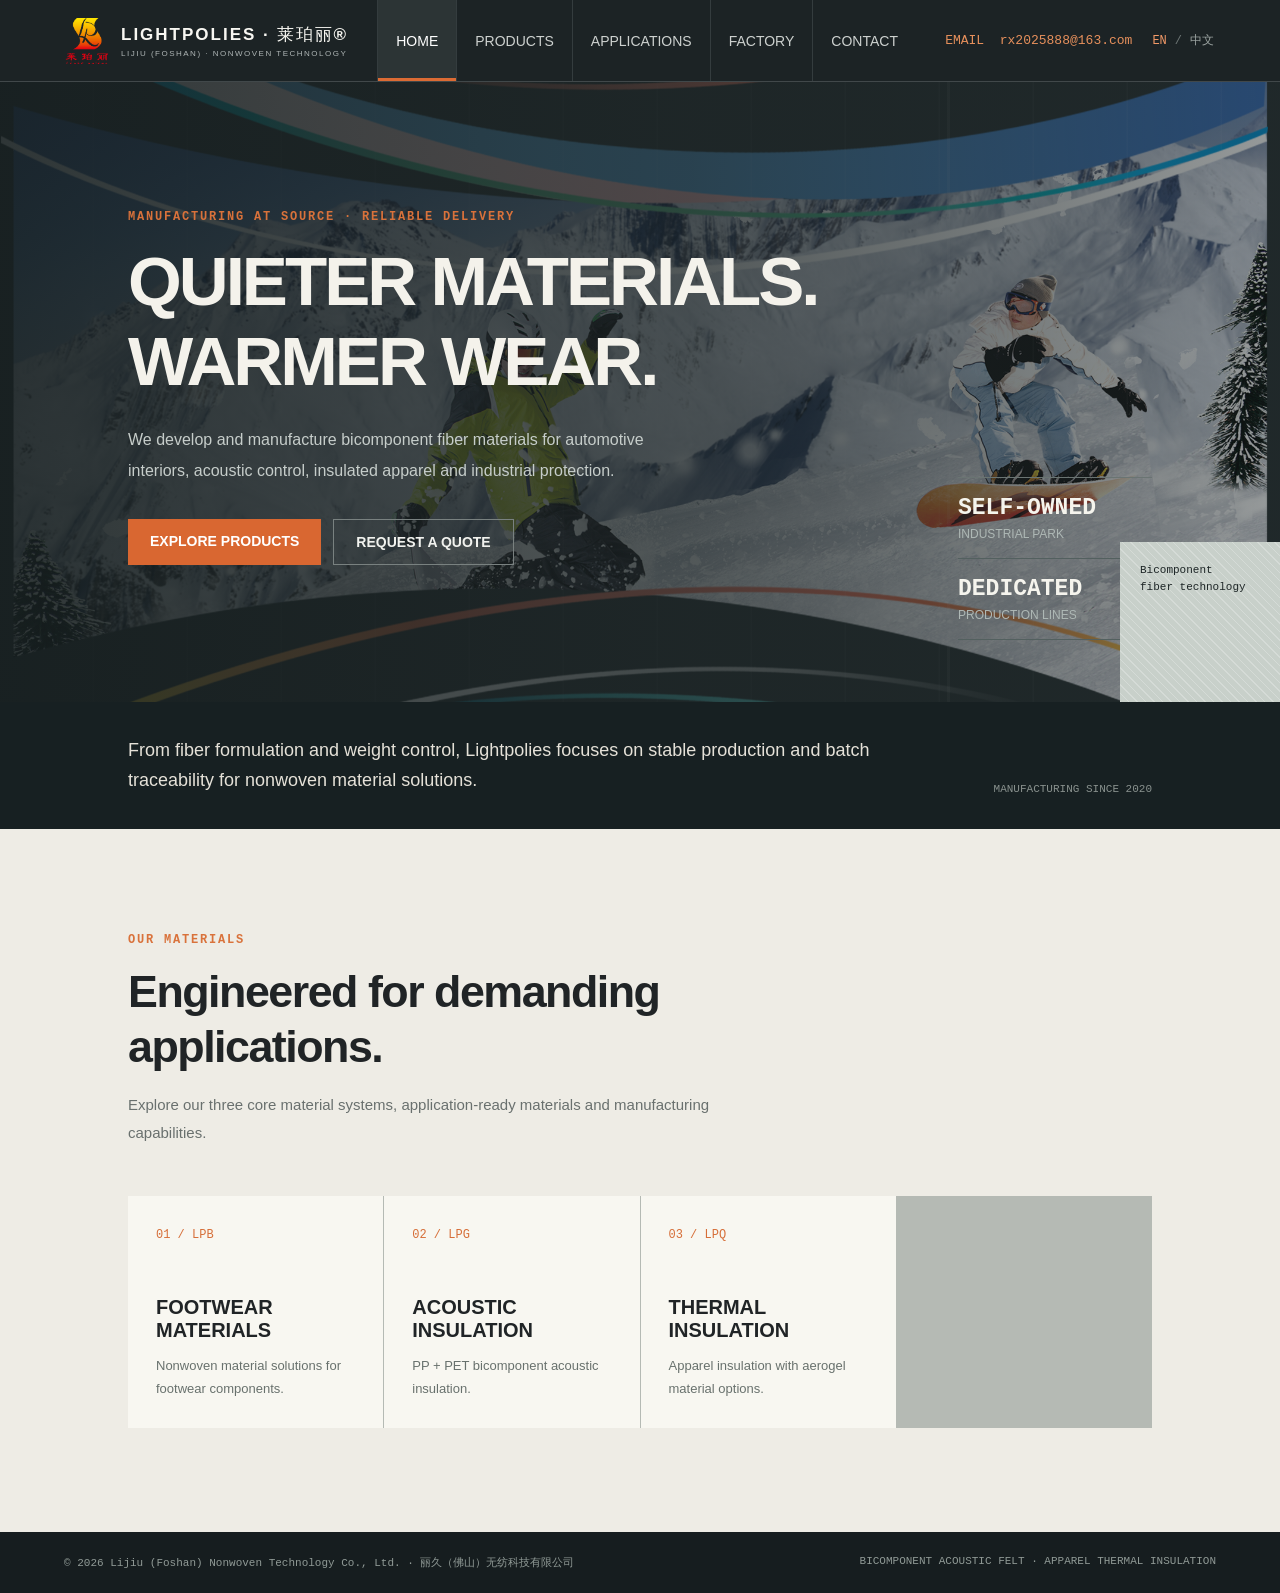
<file: index.html>
<!doctype html>
<html lang="en">
  <head>
    <meta charset="UTF-8" />
    <meta name="viewport" content="width=device-width, initial-scale=1.0" />
    <meta name="description" content="Lightpolies bicomponent acoustic insulation and apparel thermal materials" />
    <title>Lightpolies 莱珀丽® | Bicomponent Fiber Materials</title>
    <script type="module" crossorigin src="./assets/main-hTzY8NkT.js"></script>
    <link rel="stylesheet" crossorigin href="./assets/main-DKHeviaH.css">
  </head>
  <body data-page="home">
    <div id="app"></div>
  </body>
</html>
</file>
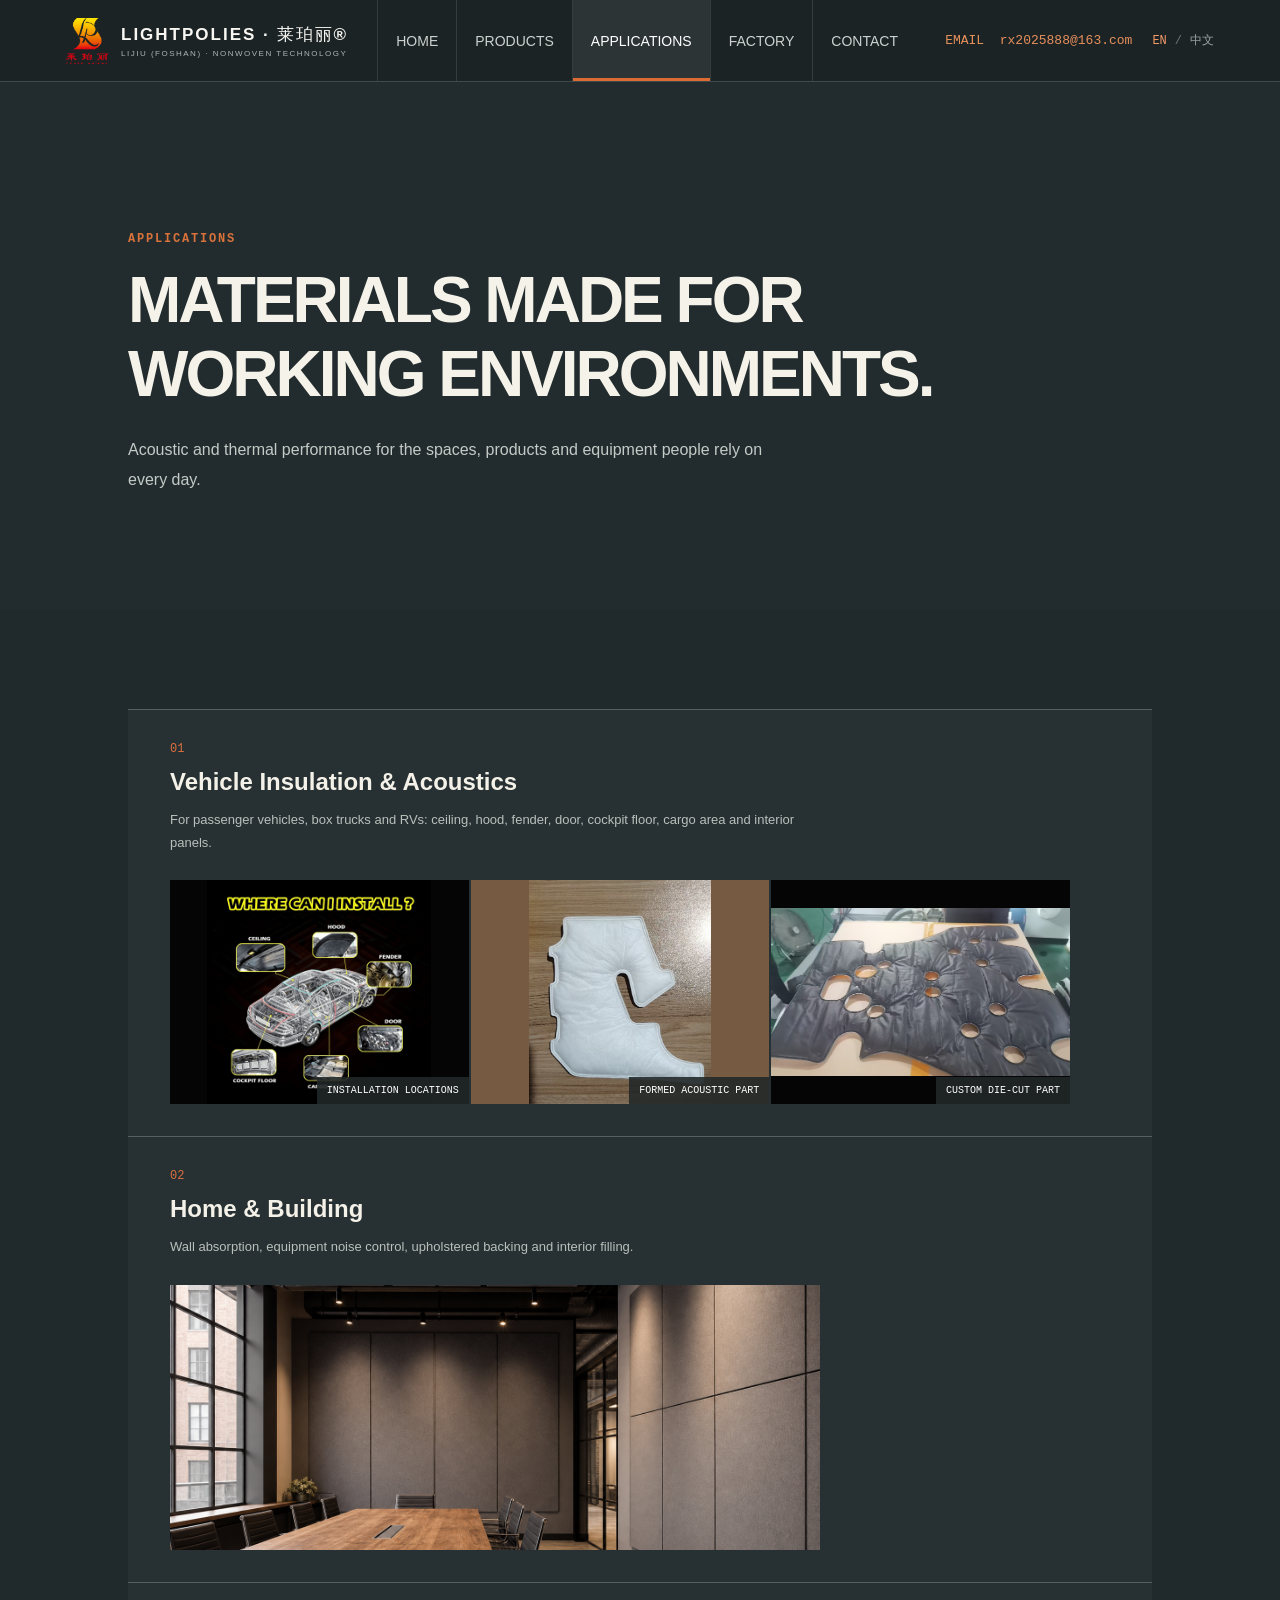
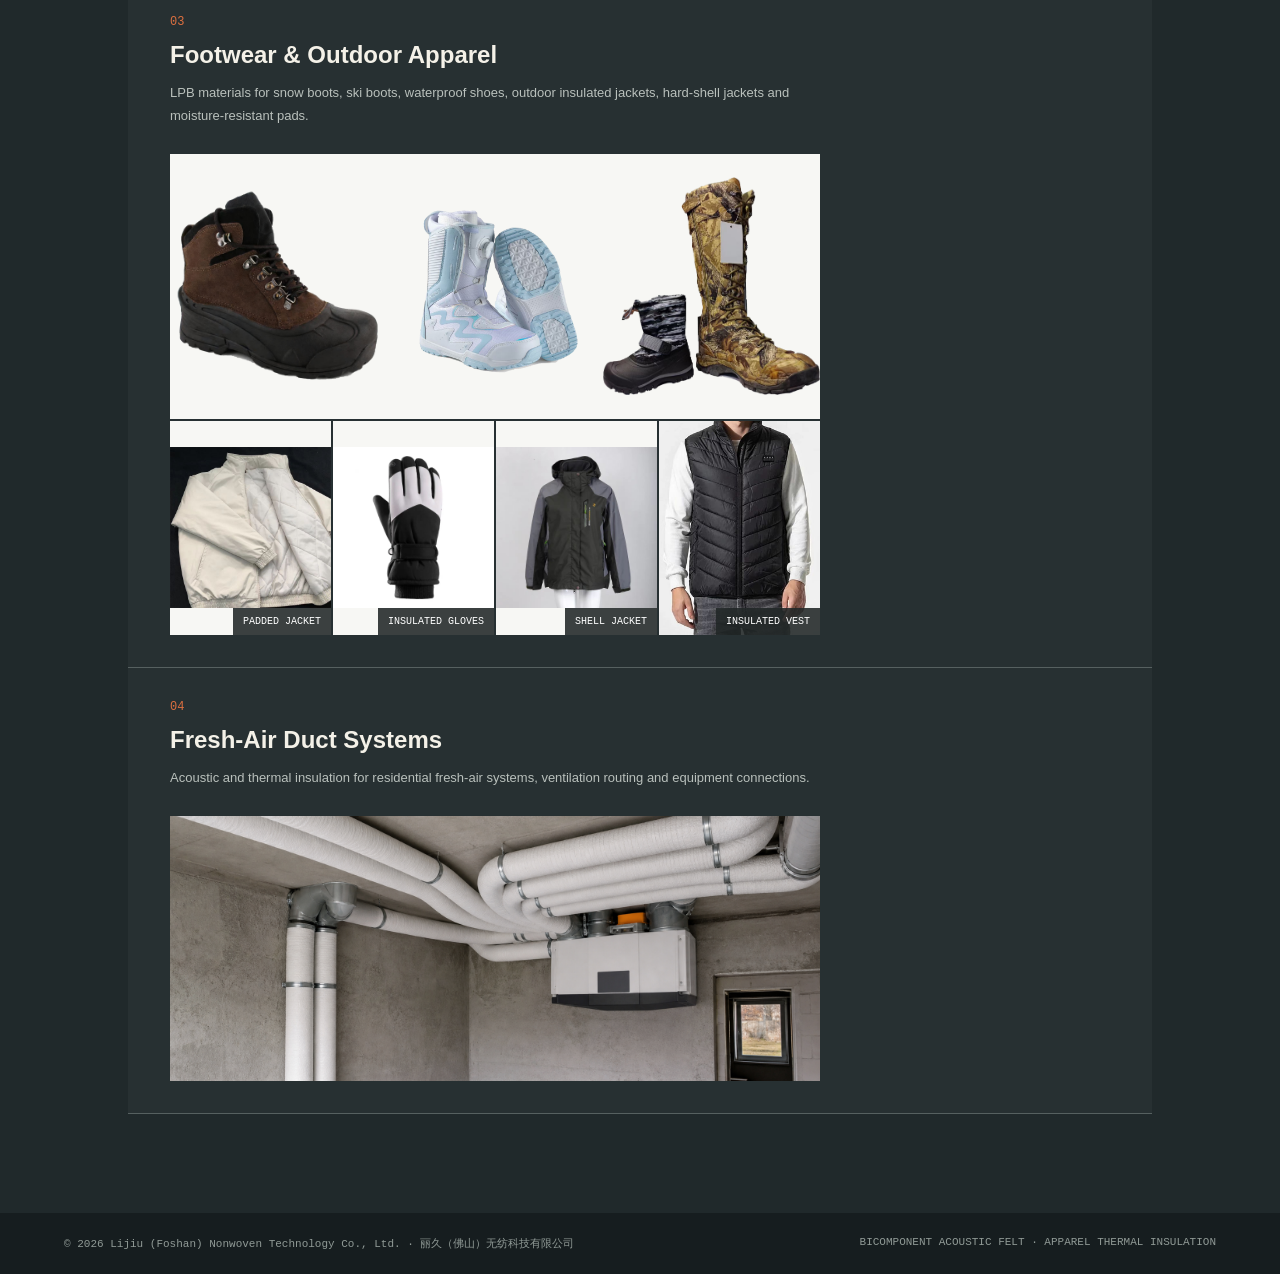
<file: applications/index.html>
<!doctype html>
<html lang="en">
  <head><meta charset="UTF-8" /><meta name="viewport" content="width=device-width, initial-scale=1.0" /><meta name="description" content="Applications for LIJIU nonwoven materials" /><title>Applications | LIJIU NONWOVEN</title>  <script type="module" crossorigin src="../assets/main-hTzY8NkT.js"></script>
  <link rel="stylesheet" crossorigin href="../assets/main-DKHeviaH.css">
</head>
  <body data-page="applications"><div id="app"></div></body>
</html>
</file>
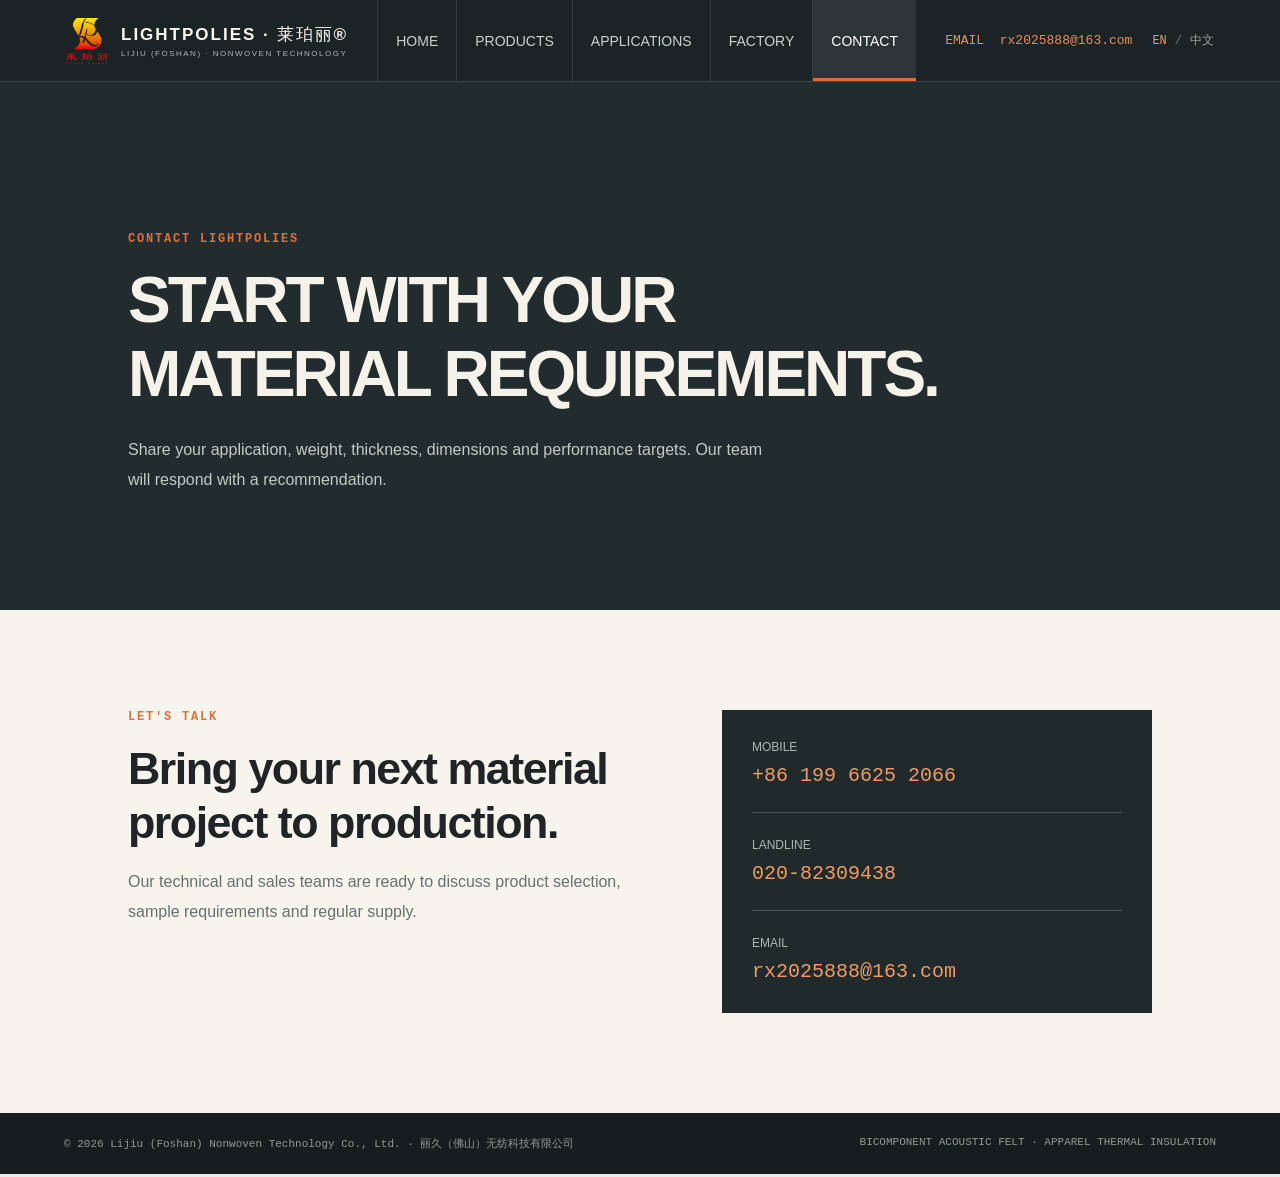
<file: contact/index.html>
<!doctype html>
<html lang="en">
  <head><meta charset="UTF-8" /><meta name="viewport" content="width=device-width, initial-scale=1.0" /><meta name="description" content="Contact LIJIU Nonwoven" /><title>Contact | LIJIU NONWOVEN</title>  <script type="module" crossorigin src="../assets/main-hTzY8NkT.js"></script>
  <link rel="stylesheet" crossorigin href="../assets/main-DKHeviaH.css">
</head>
  <body data-page="contact"><div id="app"></div></body>
</html>
</file>
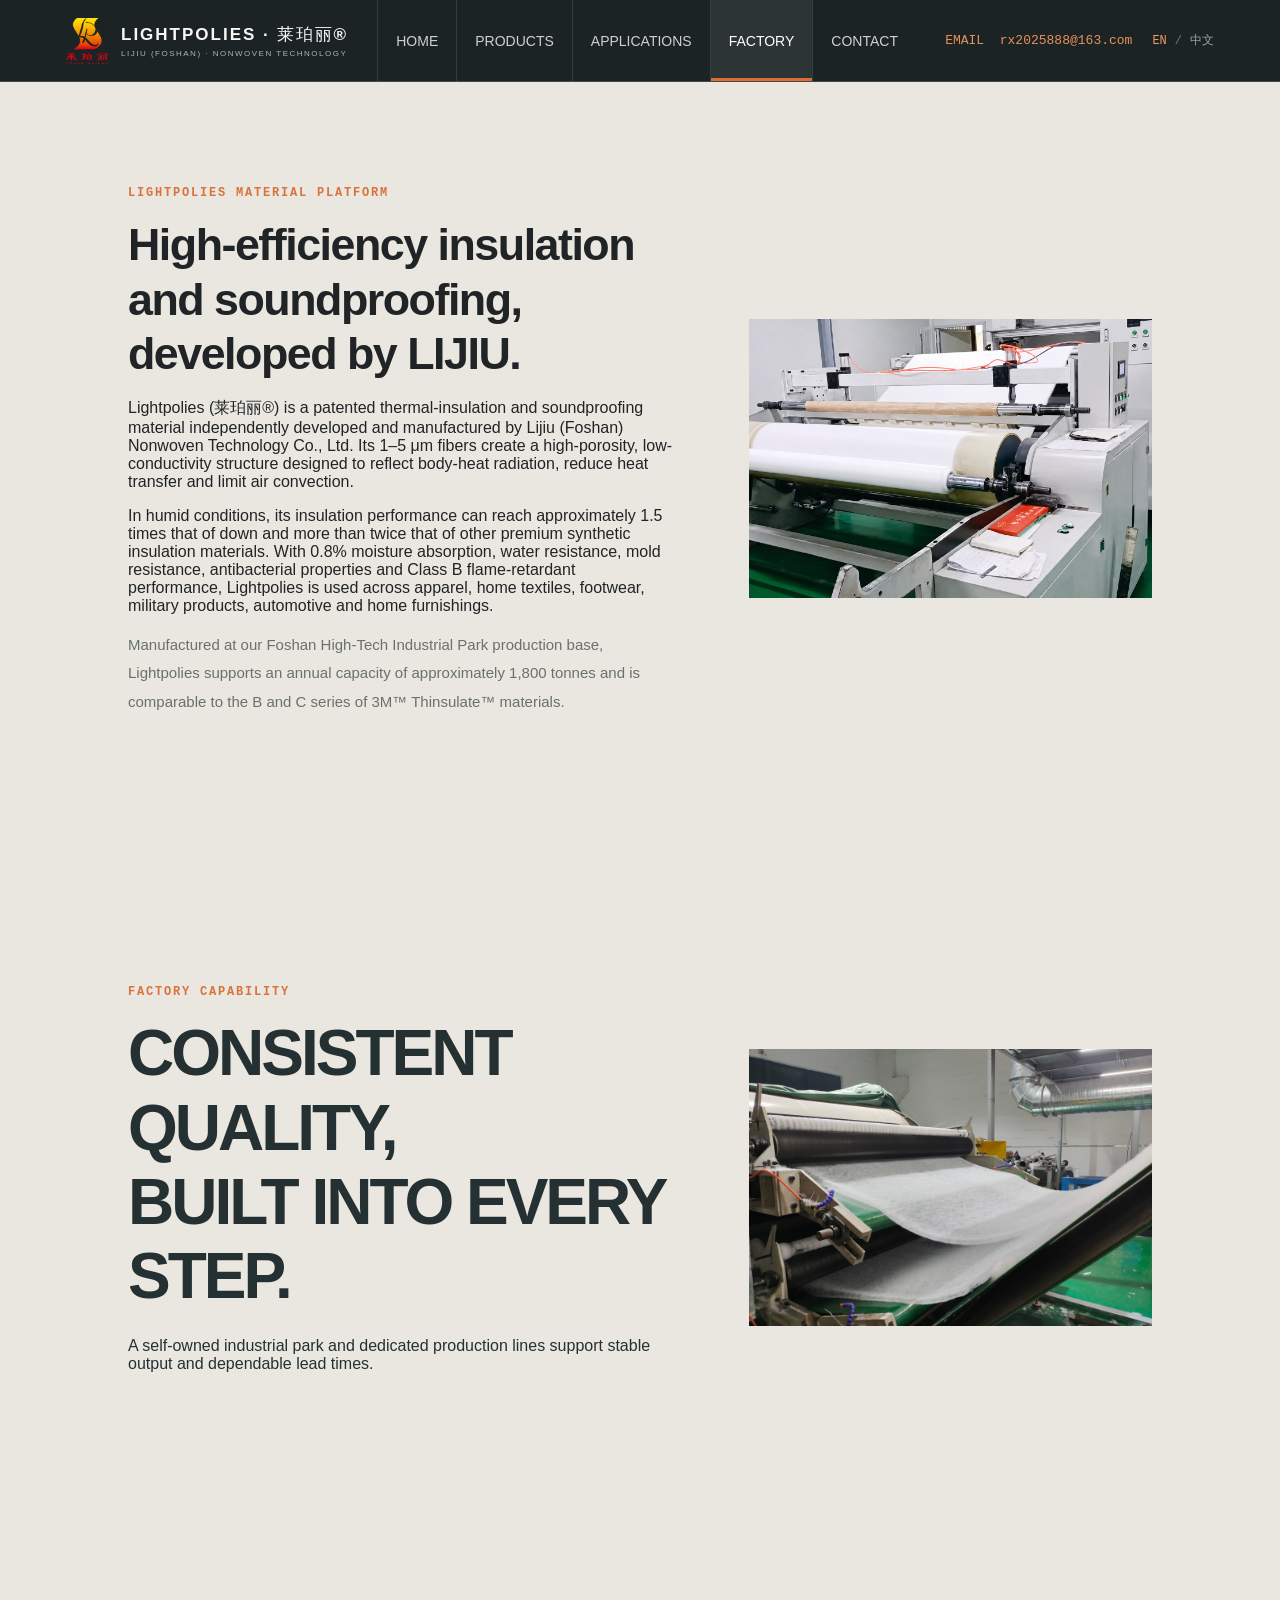
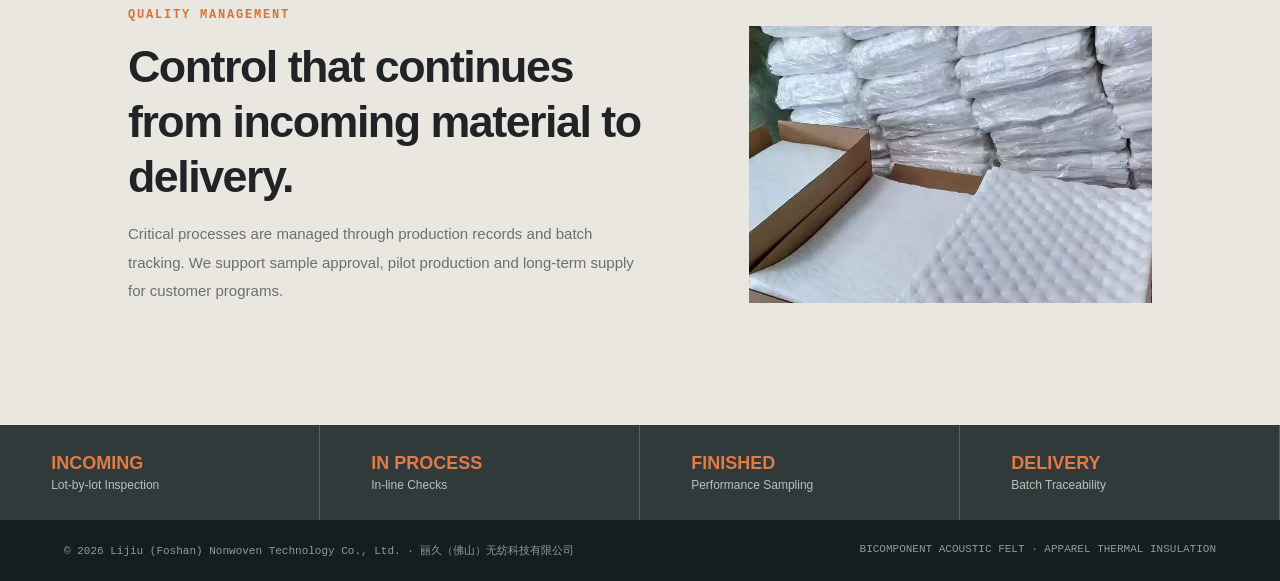
<file: factory/index.html>
<!doctype html>
<html lang="en">
  <head><meta charset="UTF-8" /><meta name="viewport" content="width=device-width, initial-scale=1.0" /><meta name="description" content="Factory capability of LIJIU Nonwoven" /><title>Factory | LIJIU NONWOVEN</title>  <script type="module" crossorigin src="../assets/main-hTzY8NkT.js"></script>
  <link rel="stylesheet" crossorigin href="../assets/main-DKHeviaH.css">
</head>
  <body data-page="factory"><div id="app"></div></body>
</html>
</file>
<file: assets/main-DKHeviaH.css>
:root{color:#202426;background:#ecebe8;font-family:Microsoft YaHei,Noto Sans SC,Arial,sans-serif;font-synthesis:none}*{box-sizing:border-box}body{margin:0;min-width:320px}a{color:inherit;text-decoration:none}.site-header{height:82px;display:flex;align-items:center;justify-content:space-between;gap:28px;padding:0 clamp(24px,5vw,88px);color:#f8f7f2;background:#1c2325;border-bottom:1px solid #41484a}.brand{display:flex;align-items:center;gap:11px;min-width:190px}.brand-logo{display:block;width:46px;height:46px;overflow:hidden}.brand-logo img{display:block;width:100%;height:100%;object-fit:contain;transform:scale(1.55)}.brand b,.brand small{display:block}.brand b{font-size:17px;letter-spacing:2px}.brand small{margin-top:3px;color:#aeb5b5;font-size:8px;letter-spacing:1.5px}nav{display:flex;align-items:stretch;align-self:stretch}nav a{display:grid;place-items:center;padding:0 18px;color:#cdd1cf;font-size:14px;white-space:nowrap;border-left:1px solid #343c3e}nav a:hover,nav a.active{color:#fff;background:#2c3435;box-shadow:inset 0 -3px #dc6b34}.header-tools{display:flex;align-items:center;gap:18px}.header-phone{color:#e7905c;font-family:Consolas,monospace;font-size:13px;white-space:nowrap}.language-switch{display:flex;align-items:center;gap:6px;color:#6e7776;font-family:Consolas,monospace;font-size:12px}.language-switch button{border:0;padding:5px 2px;color:#9ca4a2;background:transparent;font:inherit;cursor:pointer}.language-switch button.active{color:#f39a68}.hero-section{position:relative;display:grid;grid-template-columns:minmax(0,1fr) 230px;min-height:620px;overflow:hidden;padding:clamp(64px,10vw,140px) clamp(24px,10vw,170px) 62px;color:#f4f2eb;background:#273032 url(../images/hero-snow-sports.png) center / cover no-repeat}.page-banner{padding:clamp(80px,12vw,150px) clamp(24px,10vw,170px) clamp(70px,9vw,115px);color:#243032;background:#e9e7e0}.page-banner h1{max-width:900px;font-size:clamp(40px,5vw,70px)}.page-banner>p:last-child{max-width:660px;margin:0;color:#5c6663;font-size:16px;line-height:1.85}.page-banner-dark{color:#f5f2e9;background:#222c2e}.page-banner-dark>p:last-child{color:#c4cbc7}.hero-grid{position:absolute;inset:0;background:linear-gradient(90deg,#171f20e5,#1b2324c2 54%,#171f2073),linear-gradient(90deg,transparent 0 74%,rgb(255 255 255 / 7%) 74% 74.2%,transparent 74.2%),repeating-linear-gradient(90deg,transparent 0 92px,rgb(255 255 255 / 4%) 93px 94px)}.hero-copy,.hero-specs,.material-swatch{position:relative}.section-kicker{margin:0 0 17px;color:#d9723b;font-family:Consolas,monospace;font-size:12px;font-weight:700;letter-spacing:1.8px}h1,h2,h3,p{margin-top:0}h1{max-width:800px;margin-bottom:24px;font-size:clamp(43px,5.4vw,78px);line-height:1.16;letter-spacing:-3px}h2{margin-bottom:17px;font-size:clamp(31px,3.5vw,48px);line-height:1.22;letter-spacing:-1.5px}.hero-text{max-width:570px;color:#c6cdca;font-size:16px;line-height:1.9}.hero-actions{display:flex;gap:12px;margin-top:33px}.button{padding:14px 22px;font-size:14px;font-weight:700}.primary{color:#fff;background:#d96731}.secondary{border:1px solid #798180;color:#f1f2ee}.hero-specs{align-self:end;display:grid;gap:0;margin-left:36px;border-top:1px solid #6a7472}.hero-specs div{padding:17px 0;border-bottom:1px solid #53605f}.hero-specs strong{display:block;color:#f5f4ed;font-family:Consolas,monospace;font-size:23px}.hero-specs span{display:block;margin-top:6px;color:#aeb8b5;font-size:12px}.material-swatch{position:absolute;right:0;bottom:0;width:160px;height:160px;padding:20px;color:#1d2526;background:#c8d0ca;background-image:repeating-linear-gradient(45deg,rgb(255 255 255 / 24%) 0 1px,transparent 1px 6px);font-family:Consolas,monospace;font-size:11px;line-height:1.5}.intro-band{display:flex;justify-content:space-between;gap:30px;padding:34px clamp(24px,10vw,170px);color:#e5e1d8;background:#172022}.intro-band p{max-width:780px;margin:0;font-size:18px;line-height:1.65}.intro-band span{align-self:end;color:#89918e;font-family:Consolas,monospace;font-size:11px;white-space:nowrap}.content-section{padding:104px clamp(24px,10vw,170px)}.section-heading{max-width:650px}.section-heading>p:last-child,.factory-copy>p:last-child{color:#69706e;font-size:15px;line-height:1.9}.product-grid{display:grid;grid-template-columns:repeat(2,1fr);gap:1px;margin-top:49px;background:#aeb2ad}.product-card{min-height:430px;padding:31px;background:#f9f8f3}.product-dark{color:#f3f0e7;background:#2c3637}.product-steel{color:#edf0eb;background:#596665}.product-orange{color:#fffaf2;background:#c95d2d}.card-no{color:#d66e38;font-family:Consolas,monospace;font-size:11px;letter-spacing:1px}.product-dark .card-no,.product-steel .card-no{color:#f19768}.product-orange .card-no{color:#512a19}.product-card h3{margin-top:62px;font-size:27px}.product-card>p:not(.card-no){min-height:80px;color:#626967;font-size:14px;line-height:1.8}.product-dark>p:not(.card-no),.product-steel>p:not(.card-no),.product-orange>p:not(.card-no){color:#d4d7d2}.product-orange>p:not(.card-no){color:#fff2e9}dl{margin:29px 0 0}dl div{display:flex;justify-content:space-between;gap:12px;padding:11px 0;border-top:1px solid rgb(127 133 129 / 30%)}dt{color:#7b817e;font-size:12px}dd{margin:0;font-family:Consolas,monospace;font-size:12px}.product-dark dt,.product-steel dt{color:#bac1ba}.product-orange dt{color:#682f1a}.feature-image{width:100%;margin:0;overflow:hidden;background:#1d2628}.feature-image img{display:block;width:100%;height:min(46vw,540px);object-fit:cover}.product-image{background:#eef0ee}.product-image img{height:min(62vw,820px);max-height:none;object-fit:cover;object-position:center 66%}.factory-image{background:#eef0ee}.factory-image img{height:auto;max-height:none;object-fit:contain;object-position:center}.lpb-gallery{margin-top:62px;padding:clamp(28px,5vw,56px);color:#edf0eb;background:#232c2e}.lpb-gallery-heading{display:grid;grid-template-columns:1fr minmax(240px,420px);column-gap:44px;align-items:end}.lpb-gallery-heading .section-kicker{grid-column:1 / -1}.lpb-gallery-heading h3{margin:0;font-size:clamp(26px,3vw,39px)}.lpb-gallery-heading p:last-child{margin:0;color:#b8c0bc;font-size:14px;line-height:1.8}.lpb-gallery-grid{display:grid;grid-template-columns:1.45fr repeat(3,1fr);gap:2px;margin-top:38px}.lpb-photo{position:relative;min-height:300px;margin:0;overflow:hidden;background:#111}.lpb-photo img{display:block;width:100%;height:100%;object-fit:cover}.lpb-photo-overview{min-height:420px}.lpb-photo-overview img{object-position:center}.lpb-photo figcaption{position:absolute;right:0;bottom:0;padding:9px 12px;color:#fff;background:#191f20e0;font-family:Consolas,monospace;font-size:11px}.home-overview{background:#eeece5}.overview-grid{display:grid;grid-template-columns:repeat(4,1fr);gap:1px;margin-top:48px;background:#b5bab4}.overview-grid a{min-height:220px;padding:28px;background:#f8f7f1}.overview-grid a:hover{background:#e9e7df}.overview-grid span{color:#d66e38;font-family:Consolas,monospace;font-size:12px}.overview-grid h3{margin:54px 0 12px;font-size:20px}.overview-grid p{margin:0;color:#68716d;font-size:13px;line-height:1.8}.application-section{padding:99px clamp(24px,10vw,170px);color:#f4f1e8;background:#20292b}.application-page{min-height:480px}.application-title{display:flex;justify-content:space-between;align-items:end}.application-title h2{margin:0}.application-grid{display:grid;grid-template-columns:repeat(4,1fr);margin-top:46px;border-top:1px solid #566060}.application-page .application-grid{margin-top:0}.application-grid article{min-height:205px;padding:25px 22px 16px 0;border-right:1px solid #566060}.application-grid article+article{padding-left:22px}.application-grid span{color:#dd7040;font-family:Consolas,monospace;font-size:12px}.application-grid h3{margin:54px 0 12px;font-size:19px}.application-grid p{color:#b9c0bc;font-size:13px;line-height:1.8}.application-case{position:relative;overflow:hidden;min-height:380px!important;padding-top:192px!important;background:#273032}.application-case img{position:absolute;top:0;right:0;left:0;width:100%;height:168px;object-fit:cover;object-position:center}.application-case:first-child img{object-fit:contain;background:#050505}.application-case h3{margin-top:18px}.factory-section{background:#e9e7e0}.factory-brand-layout,.factory-quality-layout,.factory-capability-banner{display:grid;grid-template-columns:minmax(0,1.15fr) minmax(280px,.85fr);gap:clamp(32px,6vw,88px);align-items:center}.factory-copy{max-width:620px}.factory-copy p:last-child{max-width:520px}.factory-machine-card,.factory-context-image{margin:0;overflow:hidden;background:#dfe2de}.factory-machine-card img,.factory-context-image img{display:block;width:100%;height:auto}.factory-capability-banner .factory-context-image{min-height:340px}.factory-capability-banner .factory-context-image img{height:100%;object-fit:cover}.quality-strip{display:grid;grid-template-columns:repeat(4,1fr);color:#ecebe4;background:#303a3b}.quality-strip div{padding:28px clamp(20px,4vw,65px);border-right:1px solid #596260}.quality-strip strong,.quality-strip span{display:block}.quality-strip strong{color:#e27a46;font-size:18px}.quality-strip span{margin-top:4px;color:#bbc0ba;font-size:12px}.contact-section{display:grid;grid-template-columns:1fr 430px;gap:80px;padding:100px clamp(24px,10vw,170px);background:#f6f4ed}.contact-page{min-height:480px}.contact-section>div:first-child p:last-child{max-width:510px;color:#68716d;line-height:1.9}.contact-card{padding:30px;color:#e8e7e0;background:#202a2b}.contact-card p{margin-bottom:10px;color:#aeb6b1;font-size:12px}.contact-card a{display:block;color:#f09a68;font-family:Consolas,monospace;font-size:20px}.contact-card span{display:block;margin-top:8px;color:#aeb6b1;font-size:12px}.contact-card hr{margin:25px 0;border:0;border-top:1px solid #4b5655}footer{display:flex;justify-content:space-between;gap:30px;padding:23px clamp(24px,5vw,88px);color:#909a96;background:#161d1f;font-family:Consolas,monospace;font-size:11px}.meltblown-product-photo{position:relative;width:min(100%,680px);margin:42px auto 0;background:#1f1d1b}.meltblown-product-photo img{display:block;width:100%;height:auto;object-fit:contain}.meltblown-product-photo figcaption{position:absolute;right:0;bottom:0;padding:9px 12px;color:#fff;background:#471f11e0;font-family:Consolas,monospace;font-size:11px}.product-grid{grid-template-columns:1fr}.product-card .lpb-gallery{margin:42px -31px -31px;padding:clamp(28px,5vw,56px)}.lpb-gallery-heading h4{margin:0;font-size:clamp(26px,3vw,39px)}.lpb-application-heading{display:grid;grid-template-columns:1fr minmax(240px,420px);column-gap:44px;align-items:end;margin-top:52px;padding-top:46px;border-top:1px solid #485453}.lpb-application-heading .section-kicker{grid-column:1 / -1}.lpb-application-heading h4{margin:0;font-size:clamp(26px,3vw,39px)}.lpb-application-heading p:last-child{margin:0;color:#b8c0bc;font-size:14px;line-height:1.8}.lpb-application-grid{display:grid;grid-template-columns:repeat(3,1fr);gap:2px;margin-top:38px}.lpb-application-grid .lpb-photo{min-height:320px}.lpb-application-grid .lpb-photo img{object-fit:contain;background:#f7f7f4}@media(max-width:560px){.lpb-application-heading{display:block}.lpb-application-heading p:last-child{margin-top:14px}.lpb-application-grid{grid-template-columns:1fr}.lpb-application-grid .lpb-photo{min-height:250px}}.product-card .lpq-gallery{margin:42px -31px -31px;padding:clamp(28px,5vw,56px);background:#e1e2dc}.lpq-gallery-heading{display:grid;grid-template-columns:1fr minmax(240px,420px);column-gap:44px;align-items:end}.lpq-gallery-heading .section-kicker{grid-column:1 / -1}.lpq-gallery-heading h4{margin:0;font-size:clamp(26px,3vw,39px)}.lpq-gallery-heading p:last-child{margin:0;color:#69706e;font-size:14px;line-height:1.8}.lpq-gallery-grid{display:grid;grid-template-columns:repeat(6,1fr);gap:2px;margin-top:38px}.lpq-photo{position:relative;grid-column:span 2;aspect-ratio:3 / 4;margin:0;overflow:hidden;background:#c8cbc5}.lpq-photo-wide{grid-column:span 3;aspect-ratio:4 / 3}.lpq-photo img{display:block;width:100%;height:100%;object-fit:cover}.lpq-photo figcaption{position:absolute;right:0;bottom:0;padding:9px 12px;color:#fff;background:#222727e0;font-family:Consolas,monospace;font-size:11px}.lpq-apparel-heading{display:grid;grid-template-columns:1fr minmax(240px,420px);column-gap:44px;align-items:end;margin-top:52px;padding-top:46px;border-top:1px solid #b9bcb6}.lpq-apparel-heading .section-kicker{grid-column:1 / -1}.lpq-apparel-heading h4{margin:0;font-size:clamp(26px,3vw,39px)}.lpq-apparel-heading p:last-child{margin:0;color:#69706e;font-size:14px;line-height:1.8}.lpq-apparel-grid{display:grid;grid-template-columns:repeat(4,1fr);gap:2px;margin-top:38px}.lpq-apparel-photo{position:relative;aspect-ratio:3 / 4;margin:0;overflow:hidden;background:#f6f6f4}.lpq-apparel-photo img{display:block;width:100%;height:100%;object-fit:contain}.lpq-apparel-photo-vest img{object-fit:cover;object-position:center bottom;transform:scale(1.38);transform-origin:center bottom}.lpq-apparel-photo figcaption{position:absolute;right:0;bottom:0;display:grid;gap:7px;padding:9px 12px;color:#fff;background:#222727e0;font-family:Consolas,monospace;font-size:11px}.lpq-apparel-photo figcaption b{color:#ff6430;font-size:10px;font-weight:700}@media(max-width:900px){.lpq-gallery-grid{grid-template-columns:repeat(2,1fr)}.lpq-photo,.lpq-photo-wide{grid-column:span 1}}@media(max-width:900px){.lpq-apparel-grid{grid-template-columns:repeat(2,1fr)}}@media(max-width:560px){.lpq-gallery-heading{display:block}.lpq-gallery-heading p:last-child{margin-top:14px}.lpq-gallery-grid{grid-template-columns:1fr}.lpq-photo,.lpq-photo-wide{grid-column:auto}}@media(max-width:560px){.lpq-apparel-heading{display:block}.lpq-apparel-heading p:last-child{margin-top:14px}.lpq-apparel-grid{grid-template-columns:1fr}}.product-card .lpg-gallery{margin:42px -31px -31px;padding:clamp(28px,5vw,56px);color:#edf0eb;background:#20282a}.lpg-gallery-heading{display:grid;grid-template-columns:1fr minmax(240px,420px);column-gap:44px;align-items:end}.lpg-gallery-heading .section-kicker{grid-column:1 / -1}.lpg-gallery-heading h4{margin:0;font-size:clamp(26px,3vw,39px)}.lpg-gallery-heading p:last-child{margin:0;color:#b8c0bc;font-size:14px;line-height:1.8}.lpg-gallery-grid{display:grid;grid-template-columns:repeat(3,1fr);gap:2px;margin-top:38px}.lpg-photo{position:relative;aspect-ratio:4 / 3;margin:0;overflow:hidden;background:#111}.lpg-photo img{display:block;width:100%;height:100%;object-fit:cover}.lpg-photo figcaption{position:absolute;right:0;bottom:0;padding:9px 12px;color:#fff;background:#191f20e0;font-family:Consolas,monospace;font-size:11px}.lpg-automotive-heading{display:grid;grid-template-columns:1fr minmax(240px,420px);column-gap:44px;align-items:end;margin-top:52px;padding-top:46px;border-top:1px solid #485453}.lpg-automotive-heading .section-kicker{grid-column:1 / -1}.lpg-automotive-heading h4{margin:0;font-size:clamp(26px,3vw,39px)}.lpg-automotive-heading p:last-child{margin:0;color:#b8c0bc;font-size:14px;line-height:1.8}.lpg-automotive-grid{display:grid;grid-template-columns:repeat(2,1fr);gap:2px;margin-top:38px}.lpg-automotive-photo{position:relative;aspect-ratio:4 / 3;margin:0;overflow:hidden;background:#111}.lpg-automotive-photo img{display:block;width:100%;height:100%;object-fit:cover}.lpg-automotive-photo-white img{object-fit:contain;background:#6a513d}.lpg-automotive-photo figcaption{position:absolute;right:0;bottom:0;padding:9px 12px;color:#fff;background:#191f20e0;font-family:Consolas,monospace;font-size:11px}@media(max-width:560px){.lpg-gallery-heading{display:block}.lpg-gallery-heading p:last-child{margin-top:14px}.lpg-gallery-grid{grid-template-columns:1fr}}@media(max-width:560px){.lpg-automotive-heading{display:block}.lpg-automotive-heading p:last-child{margin-top:14px}.lpg-automotive-grid{grid-template-columns:1fr}}.meltblown-product-photo{width:100%;margin:42px 0 0}@media(max-width:900px){.site-header{height:auto;flex-wrap:wrap;padding-top:17px;padding-bottom:0;gap:12px}.header-phone{display:none}.header-tools{margin-left:auto}nav{width:100%;overflow-x:auto}nav a{padding:17px 14px}.hero-section{grid-template-columns:1fr;min-height:auto}.hero-specs{grid-template-columns:repeat(2,1fr);margin:55px 0 0;gap:16px}.hero-specs div{border-top:1px solid #6a7472}.material-swatch{display:none}.product-grid,.application-grid,.overview-grid,.lpb-gallery-grid{grid-template-columns:repeat(2,1fr)}.lpb-photo-overview{grid-column:span 2}.factory-brand-layout,.factory-quality-layout,.factory-capability-banner{grid-template-columns:1fr}.contact-section{grid-template-columns:1fr;gap:45px}.quality-strip{grid-template-columns:repeat(2,1fr)}}@media(max-width:560px){.brand{min-width:0}.brand b{font-size:15px}h1{font-size:42px;letter-spacing:-2px}.hero-section{padding-top:76px}.hero-specs{grid-template-columns:1fr}.intro-band,.application-title,footer{display:block}.intro-band span{display:block;margin-top:16px}.product-grid,.application-grid,.quality-strip,.overview-grid,.lpb-gallery-grid{grid-template-columns:1fr}.lpb-gallery-heading{display:block}.lpb-gallery-heading p:last-child{margin-top:14px}.lpb-photo-overview{grid-column:auto}.application-grid article,.application-grid article+article{padding-left:0;border-right:0;border-bottom:1px solid #566060}.product-card{min-height:auto}.product-card h3{margin-top:45px}.contact-section{padding-top:70px;padding-bottom:70px}}.product-report-card{display:grid;grid-template-columns:150px minmax(0,1fr) auto;gap:26px;align-items:center;margin-top:28px;padding:20px;color:#edf0eb;border:1px solid #536161;background:#192224}.product-report-card img{display:block;width:150px;height:210px;object-fit:cover;object-position:top}.product-report-copy{display:grid;gap:10px}.product-report-copy .section-kicker{margin:0}.product-report-copy strong{font-size:24px}.product-report-copy>span:last-child{color:#bec6c1;font-size:14px;line-height:1.7}.product-report-action{color:#f29a68;font-family:Consolas,monospace;font-size:12px;white-space:nowrap}@media(max-width:560px){.product-report-card{grid-template-columns:104px minmax(0,1fr);gap:18px}.product-report-card img{width:104px;height:147px}.product-report-copy strong{font-size:20px}.product-report-action{grid-column:2}}.product-report-card-light{color:#202829;border-color:#b8bdb6;background:#f4f3ed}.product-report-card-light .product-report-copy>span:last-child{color:#626b67}.product-report-card-light .product-report-action{color:#ba5830}.factory-machine-card img{width:116%;max-width:none;margin-left:-8%}@media(max-width:900px){.factory-machine-card img{width:100%;margin-left:0}}.factory-capability-banner .factory-context-image,.factory-quality-layout .factory-context-image{min-height:0;aspect-ratio:1.45}.factory-capability-banner .factory-context-image img,.factory-quality-layout .factory-context-image img{width:100%;height:100%;object-fit:cover}.application-page .application-grid{grid-template-columns:1fr;border-bottom:1px solid #566060}.application-page .application-case,.application-page .application-case+article{display:flex;min-height:230px!important;padding:28px 42px 28px calc(35% + 38px)!important;border-right:0;border-bottom:1px solid #566060;justify-content:center}.application-page .application-case:last-child{border-bottom:0}.application-page .application-case img{right:auto;width:35%;height:100%;object-fit:cover}.application-page .application-case h3{margin:12px 0;font-size:24px}.application-page .application-case p{max-width:650px;margin:0}.application-page .application-case:first-child img{object-fit:contain}@media(max-width:560px){.application-page .application-case,.application-page .application-case+article{min-height:0!important;padding:180px 24px 30px!important}.application-page .application-case img{width:100%;height:155px}.application-page .application-case h3{font-size:20px}}.lpb-photo-application{background:#f7f7f4}.lpb-photo-application img{object-fit:contain}.application-page .application-case .application-boot-pair{position:absolute;inset:0 auto 0 0;display:grid;grid-template-columns:repeat(3,1fr);width:35%;overflow:hidden;background:#f7f7f4}.application-page .application-case .application-boot-pair img{position:static;display:block;width:100%;height:100%;object-fit:contain;background:#f7f7f4}@media(max-width:560px){.application-page .application-case .application-boot-pair{width:100%;height:155px}}.application-page .application-case.application-case-footwear{display:grid;grid-template-columns:1fr;min-height:auto!important;padding:32px 42px!important;justify-content:initial}.application-page .application-case.application-case-footwear .application-boot-pair{position:static;width:min(100%,650px);height:265px;margin-top:26px}.application-page .application-case.application-case-footwear h3{margin:12px 0}.application-page .application-case.application-case-footwear p{max-width:650px}@media(max-width:560px){.application-page .application-case.application-case-footwear,.application-page .application-case.application-case-footwear+article{padding:30px 24px!important}.application-page .application-case.application-case-footwear .application-boot-pair{height:180px;margin-top:20px}}.application-page .application-vehicle-parts{display:grid;grid-template-columns:repeat(2,1fr);gap:2px;width:min(100%,650px);margin-top:2px}.application-page .application-vehicle-parts figure{position:relative;aspect-ratio:4 / 3;margin:0;overflow:hidden;background:#171d1e}.application-page .application-vehicle-parts img{position:static;display:block;width:100%;height:100%;object-fit:cover}.application-page .application-vehicle-parts figure:first-child img{object-fit:contain;background:#765a42}.application-page .application-vehicle-parts figcaption{position:absolute;right:0;bottom:0;padding:8px 10px;color:#fff;background:#222727e0;font-family:Consolas,monospace;font-size:10px}@media(max-width:560px){.application-page .application-vehicle-parts{grid-template-columns:1fr}}.application-page .application-vehicle-gallery{display:grid;grid-template-columns:repeat(3,1fr);gap:2px;width:min(100%,900px);margin-top:26px}.application-page .application-vehicle-gallery figure{position:relative;aspect-ratio:4 / 3;margin:0;overflow:hidden;background:#171d1e}.application-page .application-vehicle-gallery img{position:static;display:block;width:100%;height:100%;object-fit:cover}.application-page .application-vehicle-gallery .application-vehicle-installation img{object-fit:contain;background:#050505}.application-page .application-vehicle-gallery figure:nth-child(2) img{object-fit:contain;background:#765a42}.application-page .application-vehicle-gallery figcaption{position:absolute;right:0;bottom:0;padding:8px 10px;color:#fff;background:#222727e0;font-family:Consolas,monospace;font-size:10px}@media(max-width:680px){.application-page .application-vehicle-gallery{grid-template-columns:1fr;width:min(100%,650px)}}.application-page .application-apparel-grid{display:grid;grid-template-columns:repeat(4,1fr);gap:2px;width:min(100%,650px);margin-top:2px}.application-page .application-apparel-grid figure{position:relative;aspect-ratio:3 / 4;margin:0;overflow:hidden;background:#f7f7f4}.application-page .application-apparel-grid img{position:static;display:block;width:100%;height:100%;object-fit:contain}.application-page .application-apparel-grid .application-apparel-vest img{transform:scale(1.38);transform-origin:center bottom;object-fit:cover;object-position:center bottom}.application-page .application-apparel-grid figcaption{position:absolute;right:0;bottom:0;padding:8px 10px;color:#fff;background:#222727e0;font-family:Consolas,monospace;font-size:10px}@media(max-width:560px){.application-page .application-apparel-grid{grid-template-columns:repeat(2,1fr)}}.application-page .application-case,.application-page .application-case+article{display:grid;grid-template-columns:1fr;min-height:auto!important;padding:32px 42px!important;justify-content:initial}.application-page .application-case>img{position:static;display:block;width:min(100%,650px);height:265px;margin-top:26px;object-fit:cover}.application-page .application-case:first-child>img{object-fit:contain;background:#050505}.application-page .application-case h3{margin:12px 0}.application-page .application-case p{max-width:650px}@media(max-width:560px){.application-page .application-case,.application-page .application-case+article{padding:30px 24px!important}.application-page .application-case>img{height:180px;margin-top:20px}}
</file>
